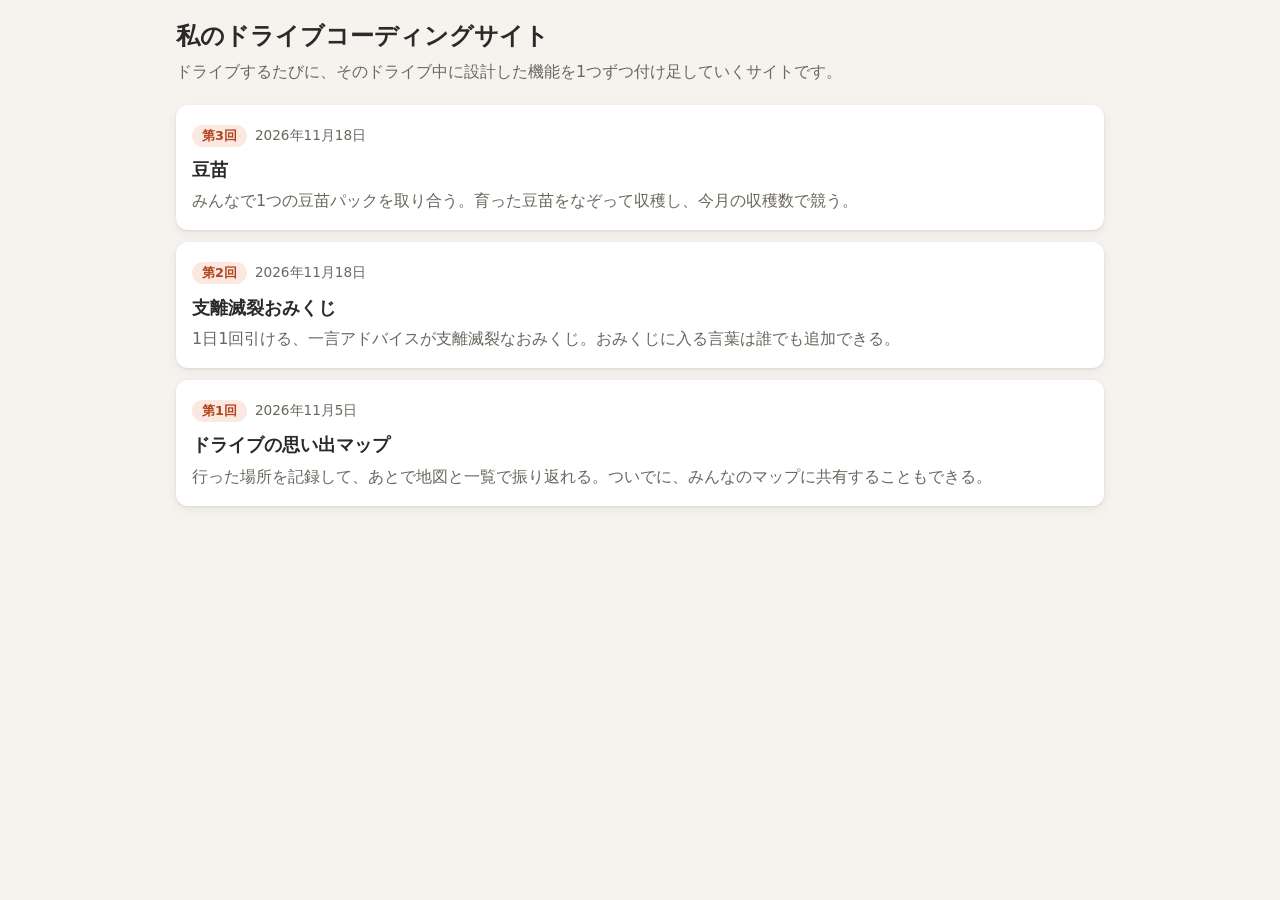
<file: index.html>
<!doctype html>
<html lang="ja">
<head>
  <meta charset="utf-8">
  <meta name="viewport" content="width=device-width, initial-scale=1">
  <title>私のドライブコーディングサイト</title>
  <meta name="description" content="ドライブするたびに、そのドライブ中に設計した機能を1つずつ付け足していくサイト。">
  <link rel="stylesheet" href="assets/common.css">
  <style>
    .drive-list {
      max-width: 960px;
      margin: 0 auto;
      padding: 8px 16px 40px;
      list-style: none;
      display: grid;
      gap: 12px;
    }

    .drive-card {
      display: block;
      padding: 16px;
      border-radius: var(--radius);
      background: var(--surface);
      box-shadow: var(--shadow);
      color: inherit;
      text-decoration: none;
    }

    .drive-card:hover {
      outline: 2px solid var(--accent-soft);
    }

    .drive-no {
      display: inline-block;
      padding: 0 10px;
      border-radius: 999px;
      background: var(--accent-soft);
      color: var(--accent-strong);
      font-size: 0.8rem;
      font-weight: 700;
    }

    .drive-date {
      margin-left: 8px;
      color: var(--muted);
      font-size: 0.85rem;
    }

    .drive-title {
      margin: 6px 0 2px;
      font-size: 1.15rem;
    }

    .drive-desc {
      margin: 0;
      color: var(--muted);
    }
  </style>
</head>
<body>
  <header class="page-header">
    <h1>私のドライブコーディングサイト</h1>
    <p class="lead">ドライブするたびに、そのドライブ中に設計した機能を1つずつ付け足していくサイトです。</p>
  </header>

  <!--
    新しい回を追加するとき：
      1. drives/ の中に「02-なにか」のようなフォルダを作って、その回のページを入れる
      2. 下の <li> を1つコピーして一番上に貼り、番号・日付・タイトル・説明・リンク先を書き換える
  -->
  <ol class="drive-list" reversed>
    <li>
      <a class="drive-card" href="drives/03-toumyou/">
        <span class="drive-no">第3回</span><span class="drive-date">2026年11月18日</span>
        <h2 class="drive-title">豆苗</h2>
        <p class="drive-desc">みんなで1つの豆苗パックを取り合う。育った豆苗をなぞって収穫し、今月の収穫数で競う。</p>
      </a>
    </li>
    <li>
      <a class="drive-card" href="drives/02-omikuji/">
        <span class="drive-no">第2回</span><span class="drive-date">2026年11月18日</span>
        <h2 class="drive-title">支離滅裂おみくじ</h2>
        <p class="drive-desc">1日1回引ける、一言アドバイスが支離滅裂なおみくじ。おみくじに入る言葉は誰でも追加できる。</p>
      </a>
    </li>
    <li>
      <a class="drive-card" href="drives/01-memory-map/">
        <span class="drive-no">第1回</span><span class="drive-date">2026年11月5日</span>
        <h2 class="drive-title">ドライブの思い出マップ</h2>
        <p class="drive-desc">行った場所を記録して、あとで地図と一覧で振り返れる。ついでに、みんなのマップに共有することもできる。</p>
      </a>
    </li>
  </ol>
</body>
</html>
</file>
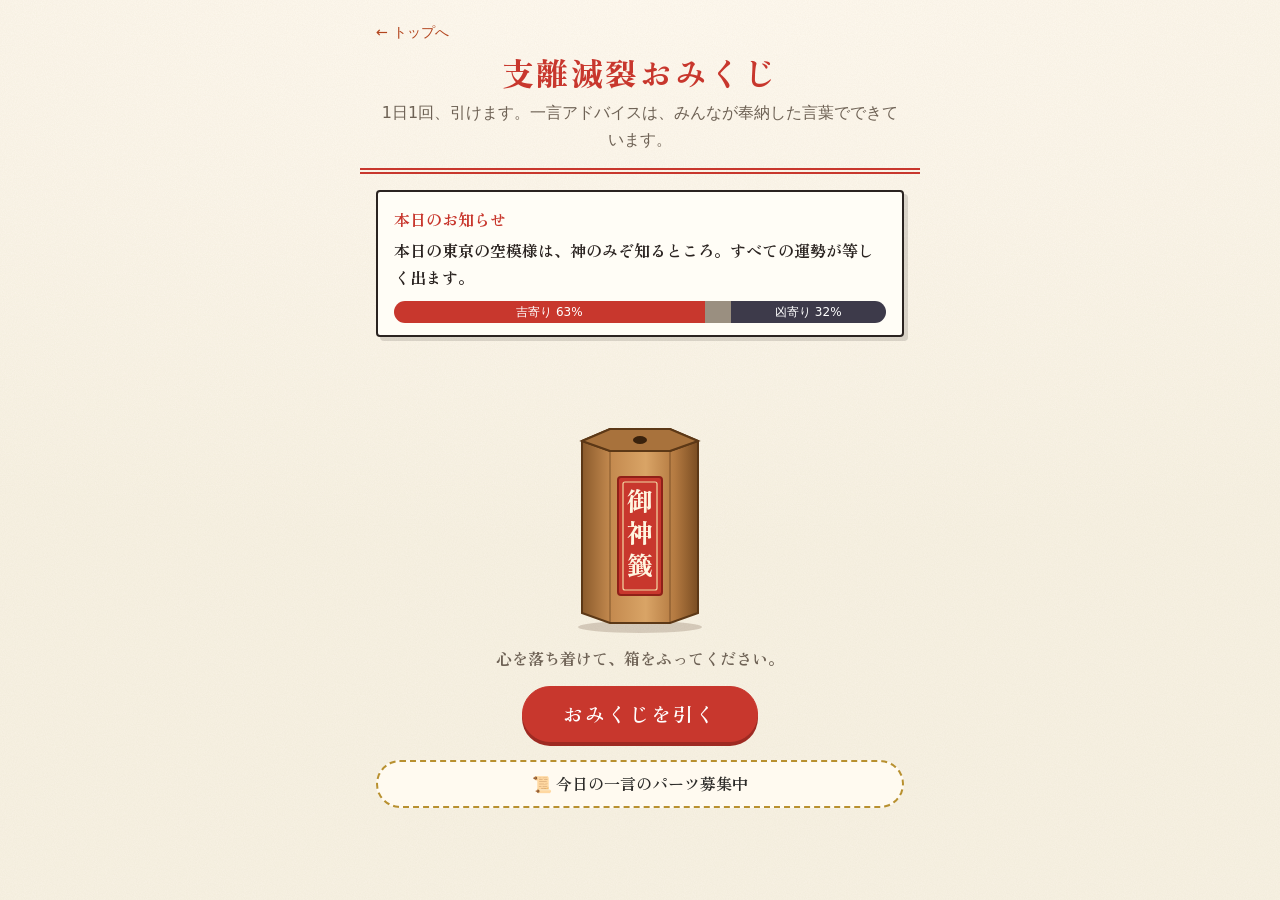
<file: drives/02-omikuji/index.html>
<!doctype html>
<html lang="ja">
<head>
  <meta charset="utf-8">
  <meta name="viewport" content="width=device-width, initial-scale=1">
  <title>支離滅裂おみくじ</title>
  <meta name="description" content="1日1回引ける、一言アドバイスが支離滅裂なおみくじ。おみくじに入る言葉は誰でも追加できる。">
  <meta name="theme-color" content="#c8372d">
  <link rel="preconnect" href="https://fonts.googleapis.com">
  <link rel="preconnect" href="https://fonts.gstatic.com" crossorigin>
  <link rel="stylesheet" href="https://fonts.googleapis.com/css2?family=Zen+Old+Mincho:wght@700;900&display=swap">
  <link rel="stylesheet" href="../../assets/common.css">
  <link rel="stylesheet" href="style.css">
</head>
<body>
  <header class="page-header shrine-header">
    <a class="back-link" href="../../">← トップへ</a>
    <h1>支離滅裂おみくじ</h1>
    <p class="lead">1日1回、引けます。一言アドバイスは、みんなが奉納した言葉でできています。</p>
  </header>

  <main class="shrine">
    <!-- 天気のお知らせ -->
    <section class="notice" aria-live="polite">
      <p class="notice-title">本日のお知らせ</p>
      <p id="weather-text" class="notice-text">東京の空模様を確かめています…</p>
      <p id="weather-bias" class="notice-bias" hidden></p>
    </section>

    <!-- おみくじの箱 -->
    <section id="stage" class="stage">
      <div class="box-wrap">
        <div id="box" class="box">
          <div class="stick" aria-hidden="true"><span>御籤</span></div>
          <svg viewBox="0 0 160 220" width="160" height="220" role="img" aria-label="おみくじの箱">
            <defs>
              <linearGradient id="wood" x1="0" x2="1">
                <stop offset="0" stop-color="#8a5a2b"/>
                <stop offset="0.25" stop-color="#c48a4f"/>
                <stop offset="0.55" stop-color="#d9a466"/>
                <stop offset="0.8" stop-color="#b47a41"/>
                <stop offset="1" stop-color="#7a4d22"/>
              </linearGradient>
            </defs>
            <ellipse cx="80" cy="212" rx="62" ry="6" fill="rgba(60,30,10,0.18)"/>
            <path d="M22 26 L50 14 L110 14 L138 26 L138 198 L110 208 L50 208 L22 198 Z" fill="url(#wood)" stroke="#5c3816" stroke-width="2"/>
            <path d="M50 14 L50 208 M110 14 L110 208" stroke="rgba(70,40,15,0.35)" stroke-width="1.5"/>
            <path d="M22 26 L50 36 L110 36 L138 26" fill="none" stroke="#5c3816" stroke-width="2"/>
            <path d="M22 26 L50 14 L110 14 L138 26 L110 36 L50 36 Z" fill="#a8723c" stroke="#5c3816" stroke-width="2"/>
            <ellipse cx="80" cy="25" rx="7" ry="4" fill="#3a220c"/>
            <rect x="58" y="62" width="44" height="118" rx="3" fill="#c8372d" stroke="#8f2018" stroke-width="2"/>
            <rect x="63" y="67" width="34" height="108" rx="2" fill="none" stroke="#f3d9a4" stroke-width="1.2"/>
            <text x="80" y="96" text-anchor="middle" class="box-label">御</text>
            <text x="80" y="128" text-anchor="middle" class="box-label">神</text>
            <text x="80" y="160" text-anchor="middle" class="box-label">籤</text>
          </svg>
        </div>
      </div>
      <p id="stage-text" class="stage-text">心を落ち着けて、箱をふってください。</p>
      <button type="button" id="draw" class="btn btn-shu btn-big">おみくじを引く</button>
    </section>

    <!-- 結果 -->
    <section id="result" class="result" hidden aria-live="polite">
      <div class="slip">
        <p class="slip-head">支離滅裂おみくじ</p>
        <p class="slip-label">運勢</p>
        <p id="fortune" class="fortune"></p>
        <div class="slip-line" aria-hidden="true"></div>
        <p class="slip-label">一言</p>
        <p id="advice" class="advice"></p>
        <div class="slip-line" aria-hidden="true"></div>
        <p id="result-weather" class="result-weather"></p>
      </div>

      <div class="share">
        <button type="button" id="share" class="btn btn-shu" hidden>結果をシェアする</button>
        <div id="share-links" class="share-links" hidden>
          <a id="share-x" class="btn" target="_blank" rel="noopener">X でシェア</a>
          <a id="share-line" class="btn" target="_blank" rel="noopener">LINE で送る</a>
        </div>
      </div>

      <button type="button" id="redraw" class="btn btn-block" hidden>気に入らないので引き直す（今日1回だけ）</button>
      <p id="done-note" class="done-note" hidden>本日のおみくじはここまで。また明日お参りください。</p>
    </section>

    <!-- パーツ募集 -->
    <section class="offer">
      <button type="button" id="parts-open" class="btn btn-block btn-offer" aria-expanded="false" aria-controls="parts-form">📜 今日の一言のパーツ募集中</button>

      <form id="parts-form" class="parts-form" hidden novalidate>
        <h2>一言のパーツを奉納する</h2>
        <p class="form-note">一言は「〈いつ〉に、〈どこ〉で、〈何をする〉と、〈どうなる〉。」の4つのパーツでできています。奉納した言葉は、すぐにみんなのおみくじに混ざります。</p>

        <fieldset class="kinds">
          <legend>どこに入れますか？</legend>
          <div id="kind-list" class="kind-list"></div>
        </fieldset>

        <label class="field-label" for="part-text">言葉（15文字まで）</label>
        <div class="part-input">
          <input id="part-text" type="text" autocomplete="off" enterkeyhint="done">
          <span id="part-after" class="part-after"></span>
        </div>
        <p class="counter"><span id="part-count">0</span> / 15</p>
        <p id="part-hint" class="part-hint" hidden></p>

        <div class="preview">
          <p class="preview-label">こんな一言になるかも</p>
          <p id="preview-text" class="preview-text"></p>
          <button type="button" id="preview-reroll" class="btn btn-small">別の例</button>
        </div>

        <p id="part-error" class="part-error" role="alert" hidden></p>
        <p id="demo-note" class="demo-note" hidden>いまはお試し中（デモモード）です。奉納した言葉はこのブラウザの中だけで使われます。</p>

        <div class="form-actions">
          <button type="button" id="parts-close" class="btn">閉じる</button>
          <button type="submit" id="part-submit" class="btn btn-shu">奉納する</button>
        </div>
      </form>
    </section>
  </main>

  <div id="toast" class="toast" role="status" hidden></div>

  <script type="module" src="app.js"></script>
</body>
</html>
</file>
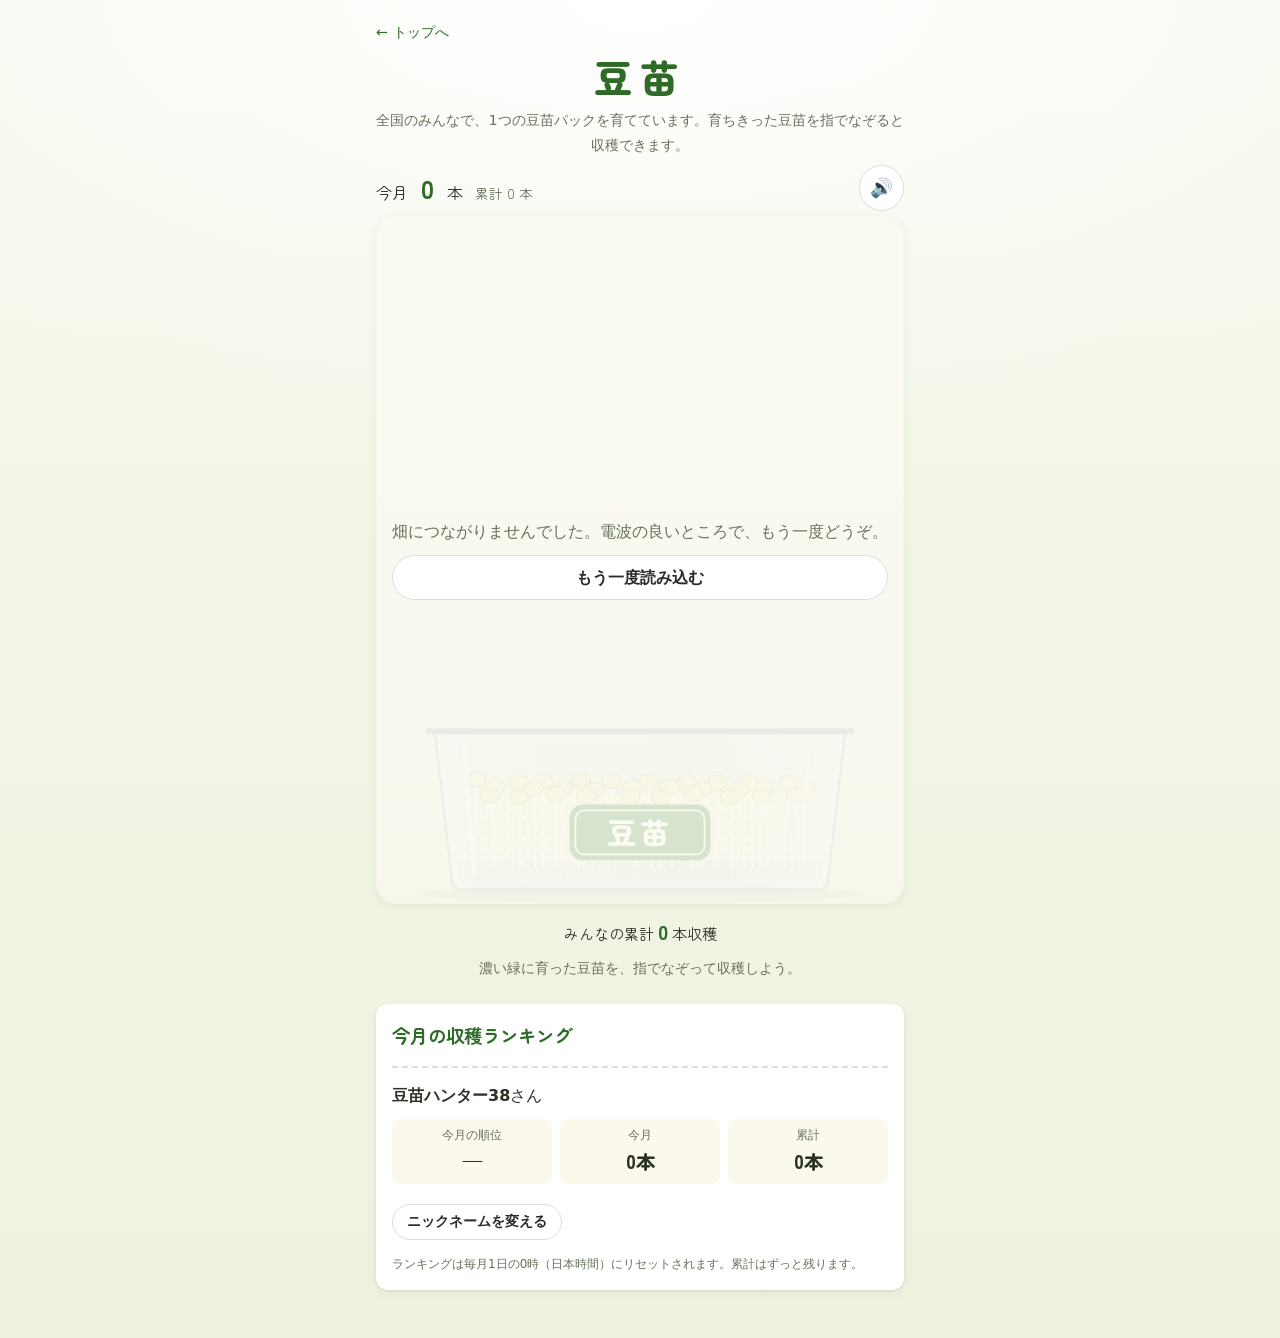
<file: drives/03-toumyou/index.html>
<!doctype html>
<html lang="ja">
<head>
  <meta charset="utf-8">
  <meta name="viewport" content="width=device-width, initial-scale=1">
  <title>豆苗</title>
  <meta name="description" content="みんなで1つの豆苗パックを取り合う。育った豆苗をなぞって収穫し、今月の収穫数で競う。">
  <meta name="theme-color" content="#3f8a36">
  <link rel="manifest" href="manifest.webmanifest">
  <link rel="apple-touch-icon" href="icon-180.png">
  <meta name="apple-mobile-web-app-capable" content="yes">
  <meta name="apple-mobile-web-app-title" content="豆苗">
  <link rel="preconnect" href="https://fonts.googleapis.com">
  <link rel="preconnect" href="https://fonts.gstatic.com" crossorigin>
  <link rel="stylesheet" href="https://fonts.googleapis.com/css2?family=Zen+Maru+Gothic:wght@700;900&display=swap">
  <link rel="stylesheet" href="../../assets/common.css">
  <link rel="stylesheet" href="style.css">
</head>
<body>
  <header class="page-header farm-header">
    <a class="back-link" href="../../">← トップへ</a>
    <h1>豆苗</h1>
    <p class="lead">全国のみんなで、1つの豆苗パックを育てています。育ちきった豆苗を指でなぞると収穫できます。</p>
  </header>

  <main class="farm">
    <!-- パック -->
    <section class="pack-area">
      <div class="pack-bar">
        <p class="my-count">今月 <b id="my-month">0</b> 本<span class="my-total">累計 <span id="my-total">0</span> 本</span></p>
        <button type="button" id="mute" class="btn btn-icon" aria-pressed="false" aria-label="音を消す">🔊</button>
      </div>

      <div id="vault-plate" class="vault-plate" hidden>
        <p id="vault-title" class="vault-title"></p>
        <p id="vault-sub" class="vault-sub"></p>
      </div>

      <div id="pack-wrap" class="pack-wrap">
        <svg id="pack" class="pack" role="img" aria-label="豆苗のパック"></svg>
        <div id="ticker" class="ticker" aria-live="polite"></div>
        <div id="vault-test" class="vault-test" hidden>おためし</div>
        <div id="pack-status" class="pack-status">
          <p id="pack-status-text">畑を見に行っています…</p>
          <button type="button" id="retry" class="btn" hidden>もう一度読み込む</button>
        </div>
      </div>

      <p class="all-count">みんなの累計 <b id="all-total">0</b> 本収穫</p>
      <p class="pack-hint">濃い緑に育った豆苗を、指でなぞって収穫しよう。</p>
      <p id="demo-note" class="demo-note" hidden>いまはお試し中（デモモード）です。このブラウザの中だけで育ちます。</p>
    </section>

    <!-- ランキング -->
    <section class="ranking">
      <h2>今月の収穫ランキング</h2>
      <p id="present-note" class="present-note" hidden>🎁 輪ゴムちゃんをリアルで知ってる人限定！ 2026年11月の1位になった人には、ちょっとしたプレゼントがあるよ</p>
      <p id="champion" class="champion" hidden></p>
      <ol id="rank-list" class="rank-list"></ol>
      <p id="rank-empty" class="rank-empty" hidden>今月はまだ誰も収穫していません。一番乗りのチャンス！</p>

      <div class="me-box">
        <p class="me-line"><span id="me-name" class="me-name"></span>さん</p>
        <dl class="me-stats">
          <div><dt>今月の順位</dt><dd id="me-rank">—</dd></div>
          <div><dt>今月</dt><dd><span id="me-month">0</span>本</dd></div>
          <div><dt>累計</dt><dd><span id="me-total">0</span>本</dd></div>
        </dl>

        <div class="share">
          <button type="button" id="share" class="btn btn-green" hidden>今月の収穫をシェアする</button>
          <div id="share-links" class="share-links" hidden>
            <a id="share-x" class="btn" target="_blank" rel="noopener">X でシェア</a>
            <a id="share-line" class="btn" target="_blank" rel="noopener">LINE で送る</a>
          </div>
        </div>

        <button type="button" id="name-open" class="btn btn-small" aria-expanded="false" aria-controls="name-form">ニックネームを変える</button>
        <form id="name-form" class="name-form" hidden novalidate>
          <label class="field-label" for="name-input">ニックネーム（12文字まで）</label>
          <input id="name-input" type="text" autocomplete="off" enterkeyhint="done">
          <p class="counter"><span id="name-count">0</span> / 12</p>
          <p id="name-error" class="name-error" role="alert" hidden></p>
          <div class="form-actions">
            <button type="button" id="name-close" class="btn">やめる</button>
            <button type="submit" id="name-submit" class="btn btn-green">変える</button>
          </div>
        </form>
      </div>

      <p class="rank-note">ランキングは毎月1日の0時（日本時間）にリセットされます。累計はずっと残ります。</p>
    </section>
  </main>

  <div id="toast" class="toast" role="status" hidden></div>

  <script type="module" src="app.js"></script>
</body>
</html>
</file>
<file: assets/common.css>
/* サイト全体で共通の見た目 */

:root {
  --bg: #f6f3ee;
  --surface: #ffffff;
  --text: #2b2a28;
  --muted: #6b665e;
  --line: #e2ddd4;
  --accent: #d2562b;
  --accent-strong: #b2441d;
  --accent-soft: #fbe9e1;
  --error: #b42318;
  --radius: 12px;
  --shadow: 0 1px 3px rgba(0, 0, 0, 0.08), 0 4px 12px rgba(0, 0, 0, 0.05);
  color-scheme: light;
}

*,
*::before,
*::after {
  box-sizing: border-box;
}

html {
  -webkit-text-size-adjust: 100%;
}

body {
  margin: 0;
  background: var(--bg);
  color: var(--text);
  font-family: system-ui, -apple-system, "Hiragino Sans", "Hiragino Kaku Gothic ProN", "Noto Sans JP", Meiryo, sans-serif;
  line-height: 1.7;
}

a {
  color: var(--accent-strong);
}

.page-header {
  max-width: 960px;
  margin: 0 auto;
  padding: 20px 16px 12px;
}

.page-header h1 {
  margin: 0;
  font-size: 1.5rem;
  line-height: 1.4;
}

.page-header .lead {
  margin: 4px 0 0;
  color: var(--muted);
}

.back-link {
  display: inline-block;
  margin-bottom: 6px;
  font-size: 0.9rem;
  text-decoration: none;
}

.btn {
  appearance: none;
  display: inline-flex;
  align-items: center;
  justify-content: center;
  gap: 6px;
  min-height: 44px;
  padding: 8px 16px;
  border: 1px solid var(--line);
  border-radius: 999px;
  background: var(--surface);
  color: var(--text);
  font: inherit;
  font-weight: 600;
  cursor: pointer;
}

.btn:hover {
  border-color: var(--muted);
}

.btn:disabled {
  opacity: 0.55;
  cursor: default;
}

.btn-primary {
  border-color: var(--accent);
  background: var(--accent);
  color: #fff;
}

.btn-primary:hover {
  border-color: var(--accent-strong);
  background: var(--accent-strong);
}

.btn-block {
  width: 100%;
}

:focus-visible {
  outline: 3px solid #f0a58a;
  outline-offset: 2px;
}

[hidden] {
  display: none !important;
}
</file>
<file: drives/02-omikuji/style.css>
/* 支離滅裂おみくじ */

:root {
  --shu: #c8372d;
  --shu-dark: #9e2a22;
  --shu-soft: #f6dcd5;
  --washi: #f8f2e4;
  --washi-deep: #efe4cc;
  --sumi: #2a2320;
  --kin: #b8902f;
  --muted: #6e6255;
  --mincho: "Zen Old Mincho", "Hiragino Mincho ProN", "Yu Mincho", serif;
}

body {
  min-height: 100vh;
  background-color: var(--washi);
  /* 和紙っぽいざらざら */
  background-image:
    url("data:image/svg+xml,%3Csvg xmlns='http://www.w3.org/2000/svg' width='220' height='220'%3E%3Cfilter id='n'%3E%3CfeTurbulence type='fractalNoise' baseFrequency='0.9' numOctaves='3' stitchTiles='stitch'/%3E%3CfeColorMatrix values='0 0 0 0 0.45 0 0 0 0 0.35 0 0 0 0 0.2 0 0 0 0.09 0'/%3E%3C/filter%3E%3Crect width='100%25' height='100%25' filter='url(%23n)'/%3E%3C/svg%3E"),
    radial-gradient(ellipse 120% 60% at top, #fffaf0 0%, var(--washi) 100%);
  background-repeat: repeat, no-repeat;
  color: var(--sumi);
}

.shrine-header {
  max-width: 560px;
  text-align: center;
  border-bottom: 6px double var(--shu);
  padding-bottom: 14px;
  margin-bottom: 16px;
}

.shrine-header .back-link {
  display: block;
  text-align: left;
}

.shrine-header h1 {
  font-family: var(--mincho);
  font-weight: 900;
  font-size: 2rem;
  letter-spacing: 0.08em;
  color: var(--shu);
}

.shrine {
  max-width: 560px;
  margin: 0 auto;
  padding: 0 16px 48px;
  display: grid;
  gap: 18px;
}

.shrine > * {
  min-width: 0;
}

/* ボタン */
.btn-shu {
  border-color: var(--shu);
  background: var(--shu);
  color: #fff;
}

.btn-shu:hover {
  border-color: var(--shu-dark);
  background: var(--shu-dark);
}

.btn-big {
  min-height: 56px;
  padding: 10px 40px;
  font-family: var(--mincho);
  font-size: 1.25rem;
  letter-spacing: 0.1em;
  box-shadow: 0 4px 0 var(--shu-dark);
}

.btn-big:active:not(:disabled) {
  transform: translateY(3px);
  box-shadow: 0 1px 0 var(--shu-dark);
}

.btn-small {
  min-height: 36px;
  padding: 4px 12px;
  font-size: 0.85rem;
}

/* お知らせ札 */
.notice {
  position: relative;
  padding: 14px 16px 12px;
  border: 2px solid var(--sumi);
  border-radius: 4px;
  background: #fffdf6;
  box-shadow: 4px 4px 0 rgba(42, 35, 32, 0.15);
}

.notice-title {
  margin: 0 0 4px;
  font-family: var(--mincho);
  font-weight: 700;
  color: var(--shu);
}

.notice-text {
  margin: 0;
  font-family: var(--mincho);
  font-weight: 700;
}

.notice-bias {
  display: flex;
  height: 22px;
  margin: 10px 0 0;
  border-radius: 999px;
  overflow: hidden;
  font-size: 0.75rem;
  line-height: 22px;
  color: #fff;
  white-space: nowrap;
}

.notice-bias span {
  overflow: hidden;
  text-align: center;
  text-overflow: clip;
}

.bias-kichi { background: var(--shu); }
.bias-naka { background: #9a8f80; }
.bias-kyou { background: #3d3a4a; }

/* 箱 */
.stage {
  text-align: center;
}

.box-wrap {
  height: 280px;
  display: flex;
  align-items: flex-end;
  justify-content: center;
}

.box {
  position: relative;
  width: 160px;
  height: 220px;
  transform-origin: 50% 70%;
}

.box svg {
  position: relative;
  display: block;
  z-index: 1;
}

.box-label {
  font-family: var(--mincho);
  font-weight: 900;
  font-size: 26px;
  fill: #fff6e0;
}

.stick {
  position: absolute;
  left: 50%;
  top: 22px;
  width: 14px;
  height: 90px;
  margin-left: -7px;
  border-radius: 3px;
  background: linear-gradient(90deg, #e8cf9a, #f7e7c0, #d9bb7f);
  box-shadow: 0 0 0 1px #a8834a;
  opacity: 0;
  z-index: 0;
}

.stick span {
  display: block;
  margin-top: 6px;
  font-family: var(--mincho);
  font-size: 10px;
  line-height: 1.1;
  color: var(--shu);
  writing-mode: vertical-rl;
  margin-left: auto;
  margin-right: auto;
}

.box.is-shaking {
  animation: furi-furi 0.32s ease-in-out infinite alternate;
}

.box.is-out .stick {
  animation: stick-out 0.5s ease-out forwards;
}

@keyframes furi-furi {
  0% { transform: rotate(-16deg) translate(-8px, 0); }
  50% { transform: rotate(4deg) translate(2px, -10px); }
  100% { transform: rotate(16deg) translate(8px, 0); }
}

@keyframes stick-out {
  0% { opacity: 1; transform: translateY(40px); }
  100% { opacity: 1; transform: translateY(-62px); }
}

.stage-text {
  min-height: 1.7em;
  margin: 10px 0 14px;
  font-family: var(--mincho);
  font-weight: 700;
  color: var(--muted);
}

/* 結果 */
.result {
  display: grid;
  gap: 14px;
}

.slip {
  position: relative;
  padding: 22px 18px 18px;
  border: 3px solid var(--shu);
  outline: 1px solid var(--shu);
  outline-offset: -9px;
  background:
    linear-gradient(rgba(255, 253, 246, 0.92), rgba(255, 253, 246, 0.92)),
    var(--washi);
  box-shadow: 0 10px 24px rgba(80, 40, 20, 0.18);
  text-align: center;
}

.slip-head {
  margin: 0 0 10px;
  font-family: var(--mincho);
  font-size: 0.85rem;
  letter-spacing: 0.3em;
  color: var(--shu);
}

.slip-label {
  display: inline-block;
  margin: 0;
  padding: 0 12px;
  border-radius: 2px;
  background: var(--shu);
  color: #fff;
  font-family: var(--mincho);
  font-weight: 700;
  font-size: 0.85rem;
  letter-spacing: 0.3em;
}

.fortune {
  margin: 8px 0 4px;
  font-family: var(--mincho);
  font-weight: 900;
  font-size: clamp(1.8rem, 9vw, 2.8rem);
  line-height: 1.25;
  color: var(--shu);
  overflow-wrap: anywhere;
}

.fortune.is-kyou {
  color: #3d3a4a;
}

.fortune.is-naka {
  color: #7d6f5c;
}

.advice {
  margin: 8px 0 0;
  font-family: var(--mincho);
  font-weight: 700;
  font-size: 1.15rem;
  line-height: 1.8;
  text-align: left;
  overflow-wrap: anywhere;
}

.slip-line {
  height: 1px;
  margin: 14px 0;
  background: repeating-linear-gradient(90deg, var(--shu) 0 6px, transparent 6px 10px);
}

.result-weather {
  margin: 0;
  font-size: 0.85rem;
  color: var(--muted);
  text-align: left;
}

.slip.is-deeen {
  animation: deeen 0.6s cubic-bezier(0.2, 1.6, 0.4, 1) both;
}

.slip.is-deeen .fortune {
  animation: deeen-text 0.7s 0.15s cubic-bezier(0.2, 1.8, 0.4, 1) both;
}

@keyframes deeen {
  0% { opacity: 0; transform: scale(1.8) rotate(-4deg); }
  100% { opacity: 1; transform: scale(1) rotate(0); }
}

@keyframes deeen-text {
  0% { opacity: 0; transform: scale(2.6); }
  100% { opacity: 1; transform: scale(1); }
}

.share {
  display: grid;
  gap: 8px;
}

.share-links {
  display: grid;
  grid-template-columns: 1fr 1fr;
  gap: 8px;
}

.share-links .btn {
  text-decoration: none;
}

.done-note {
  margin: 0;
  text-align: center;
  font-family: var(--mincho);
  font-weight: 700;
  color: var(--muted);
}

/* パーツ募集 */
.btn-offer {
  border: 2px dashed var(--kin);
  background: #fffaf0;
  font-family: var(--mincho);
}

.parts-form {
  margin-top: 12px;
  padding: 18px 16px;
  border: 2px solid var(--kin);
  border-radius: 6px;
  background: #fffdf6;
}

.parts-form h2 {
  margin: 0 0 6px;
  font-family: var(--mincho);
  font-size: 1.2rem;
}

.form-note {
  margin: 0 0 12px;
  font-size: 0.9rem;
  color: var(--muted);
}

.kinds {
  margin: 0 0 12px;
  padding: 0;
  border: 0;
}

.kinds legend {
  margin-bottom: 6px;
  font-weight: 700;
}

.kind-list {
  display: grid;
  grid-template-columns: 1fr 1fr;
  gap: 8px;
}

.kind-list label {
  display: flex;
  align-items: center;
  justify-content: center;
  min-height: 44px;
  padding: 6px 8px;
  border: 1px solid var(--line);
  border-radius: 999px;
  background: #fff;
  font-weight: 700;
  cursor: pointer;
}

.kind-list input {
  position: absolute;
  opacity: 0;
  pointer-events: none;
}

.kind-list input:checked + span {
  color: #fff;
}

.kind-list label:has(input:checked) {
  border-color: var(--shu);
  background: var(--shu);
}

.kind-list label:has(input:focus-visible) {
  outline: 3px solid #f0a58a;
  outline-offset: 2px;
}

.field-label {
  display: block;
  margin-bottom: 4px;
  font-weight: 700;
}

.part-input {
  display: flex;
  align-items: center;
  gap: 4px;
}

.part-input input {
  flex: 1;
  min-width: 0;
  min-height: 48px;
  padding: 8px 12px;
  border: 1px solid var(--muted);
  border-radius: 8px;
  background: #fff;
  font: inherit;
  font-size: 1.05rem;
}

.part-after {
  flex: none;
  font-family: var(--mincho);
  font-weight: 900;
  font-size: 1.2rem;
  color: var(--shu);
}

.counter {
  margin: 2px 0 0;
  text-align: right;
  font-size: 0.8rem;
  color: var(--muted);
}

.counter.is-over {
  color: var(--error);
  font-weight: 700;
}

.part-hint {
  margin: 4px 0 0;
  font-size: 0.85rem;
  color: #8a5a00;
}

.preview {
  margin-top: 12px;
  padding: 12px;
  border-radius: 6px;
  background: var(--shu-soft);
}

.preview-label {
  margin: 0;
  font-size: 0.8rem;
  font-weight: 700;
  color: var(--shu-dark);
}

.preview-text {
  margin: 4px 0 8px;
  font-family: var(--mincho);
  font-weight: 700;
  overflow-wrap: anywhere;
}

.preview-text mark {
  padding: 0 2px;
  background: #fff;
  color: var(--shu);
}

.part-error {
  margin: 12px 0 0;
  color: var(--error);
  font-weight: 700;
}

.demo-note {
  margin: 12px 0 0;
  padding: 8px 10px;
  border-radius: 6px;
  background: #fff4c2;
  font-size: 0.85rem;
}

.form-actions {
  display: flex;
  justify-content: flex-end;
  gap: 8px;
  margin-top: 14px;
}

.toast {
  position: fixed;
  left: 50%;
  bottom: 24px;
  transform: translateX(-50%);
  z-index: 10;
  max-width: calc(100% - 32px);
  padding: 10px 18px;
  border-radius: 999px;
  background: var(--sumi);
  color: #fff;
  font-weight: 700;
  box-shadow: var(--shadow);
}

/* 動きを減らしたい人 */
@media (prefers-reduced-motion: reduce) {
  .box.is-shaking {
    animation: furi-small 0.6s ease-in-out infinite alternate;
  }

  .box.is-out .stick {
    animation: none;
    opacity: 1;
    transform: translateY(-62px);
  }

  .slip.is-deeen,
  .slip.is-deeen .fortune {
    animation: fade-in 0.3s ease-out both;
  }

  .btn-big:active:not(:disabled) {
    transform: none;
  }
}

@keyframes furi-small {
  0% { transform: rotate(-3deg); }
  100% { transform: rotate(3deg); }
}

@keyframes fade-in {
  0% { opacity: 0; }
  100% { opacity: 1; }
}
</file>
<file: drives/03-toumyou/style.css>
/* 豆苗 */

:root {
  --green: #3f8a36;
  --green-dark: #2e6b27;
  --green-soft: #e4f1d6;
  --sprout: #8cc04a;
  --cream: #fbf8ec;
  --muted: #66705c;
  --maru: "Zen Maru Gothic", "Hiragino Maru Gothic ProN", system-ui, sans-serif;
}

body {
  min-height: 100vh;
  background:
    radial-gradient(ellipse 120% 50% at top, #ffffff 0%, rgba(255, 255, 255, 0) 70%),
    linear-gradient(#f6f8ec, #eef2df);
  color: #2b3226;
}

a {
  color: var(--green-dark);
}

.farm-header {
  max-width: 560px;
  text-align: center;
  padding-bottom: 4px;
}

.farm-header .back-link {
  display: block;
  text-align: left;
}

.farm-header h1 {
  font-family: var(--maru);
  font-weight: 900;
  font-size: 2.4rem;
  letter-spacing: 0.2em;
  color: var(--green-dark);
}

.farm-header .lead {
  font-size: 0.9rem;
}

.farm {
  max-width: 560px;
  margin: 0 auto;
  padding: 0 16px 48px;
}

/* ---------- パック ---------- */

.pack-bar {
  display: flex;
  align-items: center;
  justify-content: space-between;
  gap: 8px;
  margin: 4px 0;
}

.my-count {
  margin: 0;
  font-family: var(--maru);
  font-size: 1rem;
}

.my-count b {
  display: inline-block;
  min-width: 1.2em;
  font-size: 1.6rem;
  color: var(--green-dark);
  text-align: center;
}

.my-total {
  margin-left: 12px;
  color: var(--muted);
  font-size: 0.85rem;
}

.btn-icon {
  min-width: 44px;
  padding: 6px 10px;
  font-size: 1.15rem;
}

.pack-wrap {
  position: relative;
  /* なぞってる間スクロールしない */
  touch-action: none;
  -webkit-user-select: none;
  user-select: none;
  -webkit-touch-callout: none;
  -webkit-tap-highlight-color: transparent;
  border-radius: 20px;
  background: linear-gradient(#fdfdf7, #f3f4e4 70%, #e8e6cf);
  box-shadow: inset 0 0 0 1px rgba(80, 100, 60, 0.08), 0 2px 10px rgba(60, 80, 40, 0.08);
  overflow: hidden;
  cursor: crosshair;
}

.pack {
  display: block;
  width: 100%;
  height: auto;
  aspect-ratio: 360 / 470;
}

.pack .label text {
  font-family: var(--maru);
  font-weight: 900;
  font-size: 20px;
  letter-spacing: 3px;
  fill: #ffffff;
}

.pack .root {
  fill: none;
  stroke: rgba(255, 252, 238, 0.95);
  stroke-width: 1.3;
}

.pack .bean {
  fill: #ece3b0;
  stroke: #c8bb7f;
  stroke-width: 1;
}

.sprout .stem {
  fill: none;
  stroke: var(--stem);
  stroke-width: 2.6;
  stroke-linecap: round;
}

.sprout.is-ready .stem {
  stroke-width: 3.2;
}

.sprout .leaf {
  fill: var(--leaf);
}

.sprout .tendril {
  display: none;
  fill: none;
  stroke: var(--leaf);
  stroke-width: 1.1;
  stroke-linecap: round;
}

.sprout.is-ready .tendril {
  display: inline;
}

.sprout .tip {
  display: none;
  fill: #f7f3d4;
  stroke: #b9c27a;
  stroke-width: 0.8;
}

.sprout.is-stump .top {
  display: none;
}

.sprout.is-stump .tip {
  display: inline;
}

.pack .bit {
  fill: #3b8a37;
}

.pack .sparkle {
  fill: #fffbe0;
  stroke: #e9d36a;
  stroke-width: 0.6;
  transform-box: view-box;
  transform-origin: 0 0;
  pointer-events: none;
}

.pack-status {
  position: absolute;
  inset: 0;
  display: grid;
  place-content: center;
  gap: 10px;
  padding: 16px;
  text-align: center;
  background: rgba(250, 251, 242, 0.82);
  color: var(--muted);
}

.pack-status p {
  margin: 0;
}

.plus {
  position: absolute;
  pointer-events: none;
  font-family: var(--maru);
  font-weight: 900;
  font-size: 1.15rem;
  color: var(--green-dark);
  text-shadow: 0 1px 0 #fff, 0 0 6px rgba(255, 255, 255, 0.9);
  transform: translate(-50%, -50%);
}

.bubble {
  position: absolute;
  left: 0;
  top: 0;
  pointer-events: none;
  padding: 3px 10px;
  border-radius: 999px;
  background: rgba(255, 255, 255, 0.95);
  box-shadow: 0 1px 4px rgba(0, 0, 0, 0.15);
  font-size: 0.8rem;
  white-space: nowrap;
  transform: translate(-50%, -50%);
  opacity: 0;
  transition: opacity 0.25s;
}

.bubble.is-show {
  opacity: 1;
}

.ticker {
  position: absolute;
  top: 8px;
  right: 8px;
  display: grid;
  justify-items: end;
  gap: 4px;
  max-width: 75%;
  pointer-events: none;
}

.ticker-item {
  padding: 2px 10px;
  border-radius: 999px;
  background: rgba(46, 107, 39, 0.82);
  color: #fff;
  font-size: 0.75rem;
  white-space: nowrap;
  overflow: hidden;
  text-overflow: ellipsis;
  max-width: 100%;
  animation: ticker-in 0.4s ease-out;
  transition: opacity 0.5s, transform 0.5s;
}

.ticker-item.is-out {
  opacity: 0;
  transform: translateX(20px);
}

@keyframes ticker-in {
  from {
    opacity: 0;
    transform: translateX(30px);
  }
  to {
    opacity: 1;
    transform: translateX(0);
  }
}

.all-count {
  margin: 10px 0 0;
  text-align: center;
  font-family: var(--maru);
  font-size: 0.95rem;
}

.all-count b {
  font-size: 1.3rem;
  color: var(--green-dark);
}

.pack-hint {
  margin: 8px 0 0;
  text-align: center;
  color: var(--muted);
  font-size: 0.85rem;
}

.demo-note {
  margin: 10px 0 0;
  padding: 8px 10px;
  border-radius: 6px;
  background: #fff4c2;
  font-size: 0.85rem;
}

/* ---------- ランキング ---------- */

.ranking {
  margin-top: 24px;
  padding: 16px;
  border-radius: var(--radius);
  background: var(--surface);
  box-shadow: var(--shadow);
}

.ranking h2 {
  margin: 0 0 8px;
  font-family: var(--maru);
  font-size: 1.15rem;
  color: var(--green-dark);
}

.champion {
  margin: 0 0 8px;
  padding: 4px 10px;
  border-radius: 999px;
  background: #fbf3d2;
  font-size: 0.8rem;
  color: #6b5a1b;
}

.rank-list {
  margin: 0;
  padding: 0;
  list-style: none;
}

.rank-item {
  display: grid;
  grid-template-columns: 2em 1fr auto;
  align-items: center;
  gap: 8px;
  padding: 6px 4px;
  border-bottom: 1px solid var(--line);
}

.rank-item:last-child {
  border-bottom: none;
}

.rank-no {
  font-family: var(--maru);
  font-weight: 900;
  text-align: center;
  color: var(--muted);
}

.rank-item.is-top1 .rank-no {
  color: #c79a1c;
}

.rank-item.is-top2 .rank-no {
  color: #8d96a0;
}

.rank-item.is-top3 .rank-no {
  color: #b0703a;
}

.rank-name {
  overflow: hidden;
  text-overflow: ellipsis;
  white-space: nowrap;
}

.rank-count {
  font-weight: 700;
}

.rank-item.is-me {
  border-radius: 8px;
  background: var(--green-soft);
}

.rank-empty {
  margin: 4px 0;
  color: var(--muted);
  font-size: 0.9rem;
}

.me-box {
  display: grid;
  gap: 10px;
  margin-top: 14px;
  padding-top: 14px;
  border-top: 2px dashed var(--line);
}

.me-line {
  margin: 0;
}

.me-name {
  font-weight: 700;
}

.me-stats {
  display: grid;
  grid-template-columns: repeat(3, 1fr);
  gap: 8px;
  margin: 0;
}

.me-stats div {
  padding: 6px;
  border-radius: 8px;
  background: var(--cream);
  text-align: center;
}

.me-stats dt {
  font-size: 0.75rem;
  color: var(--muted);
}

.me-stats dd {
  margin: 0;
  font-family: var(--maru);
  font-weight: 900;
  font-size: 1.2rem;
}

.share {
  display: grid;
  gap: 8px;
}

.share-links {
  display: grid;
  grid-template-columns: 1fr 1fr;
  gap: 8px;
}

.share-links .btn {
  text-decoration: none;
}

.btn-green {
  border-color: var(--green);
  background: var(--green);
  color: #fff;
}

.btn-green:hover {
  border-color: var(--green-dark);
  background: var(--green-dark);
}

.btn-small {
  justify-self: start;
  min-height: 36px;
  padding: 4px 14px;
  font-size: 0.85rem;
}

.name-form {
  display: grid;
  gap: 6px;
}

.field-label {
  font-size: 0.85rem;
  font-weight: 700;
}

.name-form input {
  width: 100%;
  min-height: 44px;
  padding: 8px 12px;
  border: 1px solid var(--line);
  border-radius: 8px;
  font: inherit;
  font-size: 16px;
}

.counter {
  margin: 0;
  text-align: right;
  font-size: 0.8rem;
  color: var(--muted);
}

.counter.is-over {
  color: var(--error);
  font-weight: 700;
}

.name-error {
  margin: 0;
  color: var(--error);
  font-size: 0.85rem;
}

.form-actions {
  display: grid;
  grid-template-columns: 1fr 1fr;
  gap: 8px;
}

.rank-note {
  margin: 14px 0 0;
  color: var(--muted);
  font-size: 0.75rem;
}

.toast {
  position: fixed;
  left: 50%;
  bottom: 24px;
  transform: translateX(-50%);
  z-index: 10;
  max-width: calc(100% - 32px);
  padding: 10px 18px;
  border-radius: 999px;
  background: rgba(35, 50, 30, 0.92);
  color: #fff;
  font-size: 0.9rem;
  text-align: center;
  box-shadow: 0 4px 14px rgba(0, 0, 0, 0.2);
}

@media (prefers-reduced-motion: reduce) {
  .ticker-item {
    animation: none;
  }
}

/* ---------- 先月のチャンピオンの宝物庫 ---------- */

.pack-wrap .pack {
  position: relative;
  z-index: 1;
}

.vault-layer {
  position: absolute;
  inset: 0;
  width: 100%;
  height: 100%;
  pointer-events: none;
}

.vault-back {
  z-index: 0;
}

.vault-front {
  z-index: 2;
}

.pack-wrap .ticker,
.pack-wrap .bubble,
.pack-wrap .plus {
  z-index: 3;
}

.pack-wrap .pack-status {
  z-index: 4;
}

.pack-wrap.is-vault {
  background: #5a0716;
  box-shadow: 0 0 0 3px #e1a92a, 0 0 0 6px #7a4a0c, 0 8px 26px rgba(170, 110, 0, 0.45);
}

.vault-front .v-twinkle {
  transform-box: view-box;
  transform-origin: 0 0;
  animation: v-twinkle 2.6s ease-in-out infinite;
}

@keyframes v-twinkle {
  0%, 60%, 100% {
    opacity: 0;
    transform: scale(0.2);
  }
  75% {
    opacity: 1;
    transform: scale(1);
  }
}

.vault-plate {
  margin: 6px 0 12px;
  padding: 8px 12px;
  border-radius: 12px;
  background: linear-gradient(#fff2b0, #f1c443 55%, #d39a1e);
  box-shadow: inset 0 0 0 1px rgba(255, 255, 255, 0.6), 0 2px 8px rgba(150, 95, 0, 0.35);
  color: #4a2a00;
  text-align: center;
}

.vault-plate p {
  margin: 0;
}

.vault-title {
  font-family: var(--maru);
  font-weight: 900;
  font-size: 1.1rem;
}

.vault-sub {
  font-size: 0.8rem;
}

.vault-plate.is-test {
  background: repeating-linear-gradient(-45deg, #fff2b0 0 12px, #ffe37a 12px 24px);
  outline: 3px dashed #c8372d;
  outline-offset: -3px;
}

.vault-test {
  position: absolute;
  top: 8px;
  left: 8px;
  z-index: 3;
  padding: 4px 14px;
  border-radius: 6px;
  background: #c8372d;
  color: #fff;
  font-family: var(--maru);
  font-weight: 900;
  font-size: 1.1rem;
  letter-spacing: 0.1em;
  box-shadow: 0 2px 6px rgba(0, 0, 0, 0.3);
  pointer-events: none;
  transform: rotate(-6deg);
}

/* プレゼントのお知らせ 気づく人は気づく */
.present-note {
  margin: 0 0 10px;
  padding: 6px 10px;
  border-left: 3px solid #e3b7c8;
  background: #fdf6f8;
  color: var(--muted);
  font-size: 0.78rem;
  line-height: 1.6;
}

@media (prefers-reduced-motion: reduce) {
  .vault-front .v-twinkle {
    animation: none;
    opacity: 0.8;
  }
}
</file>
